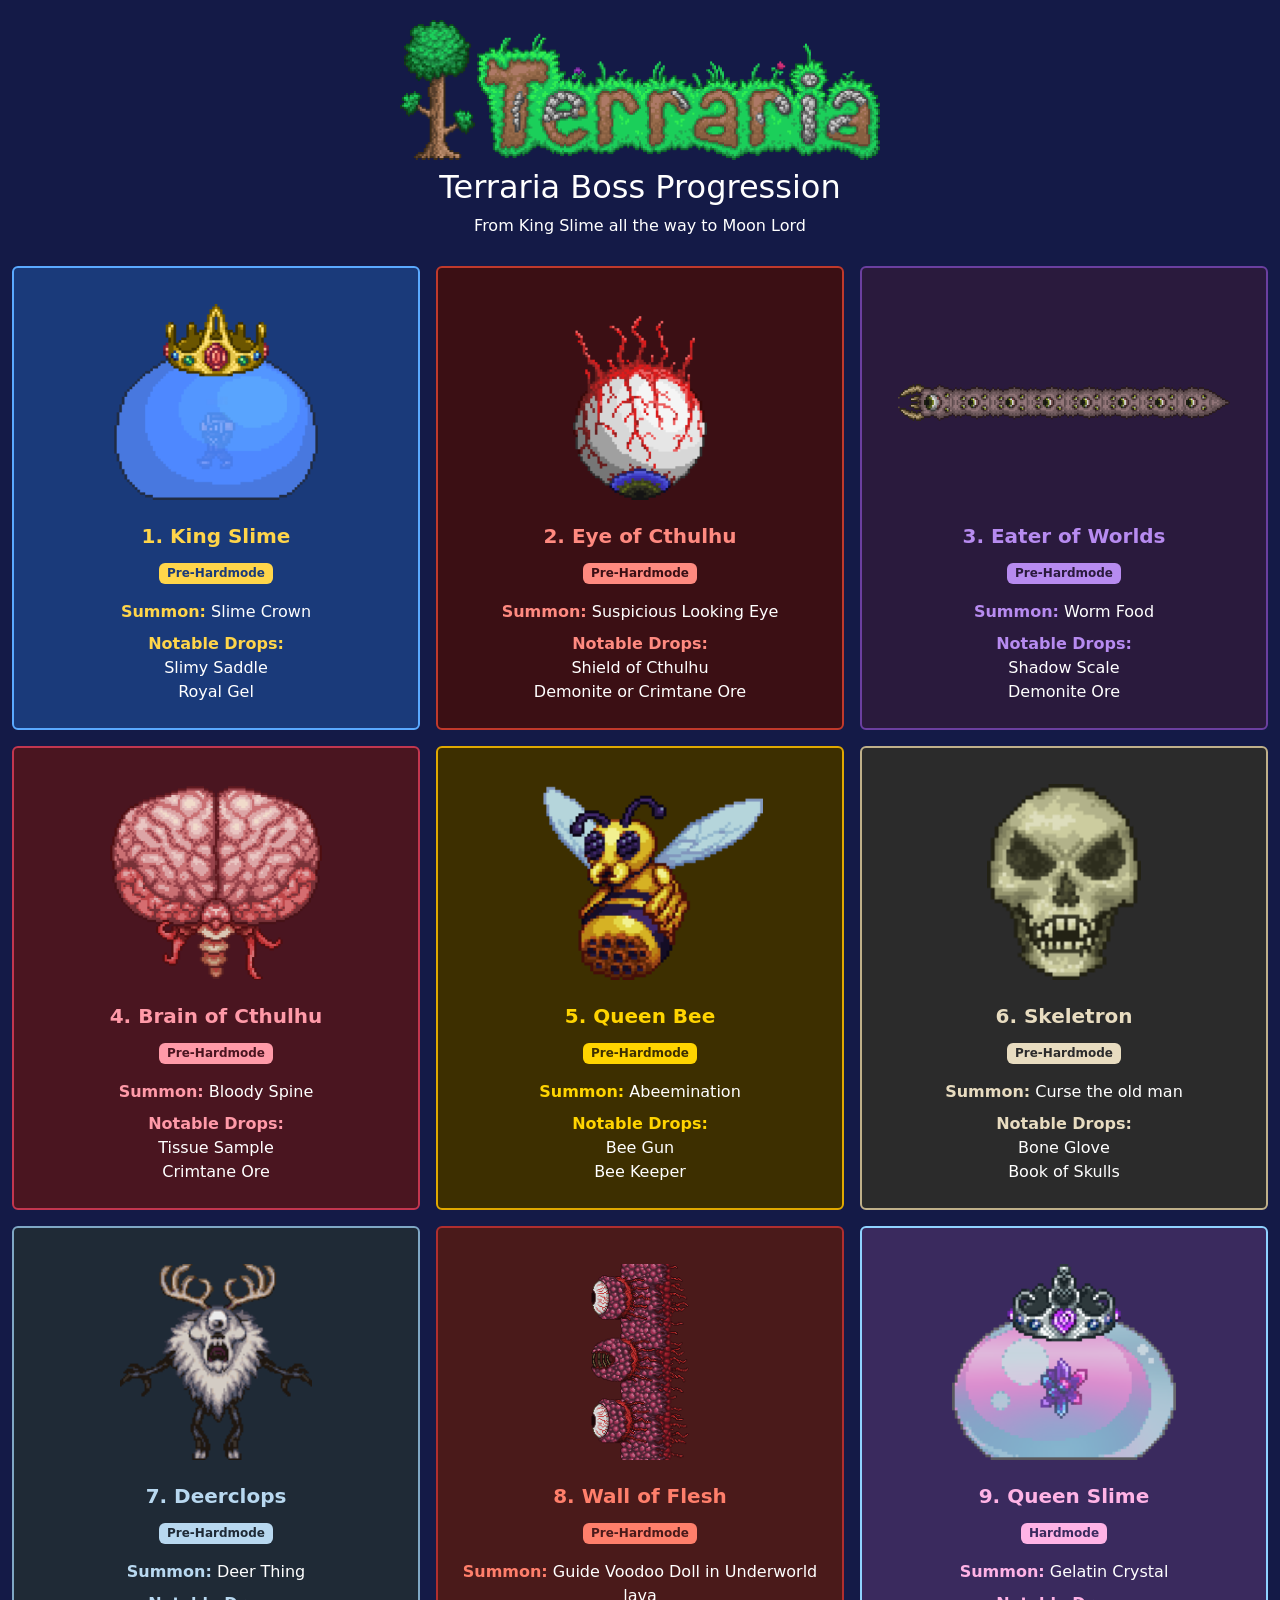
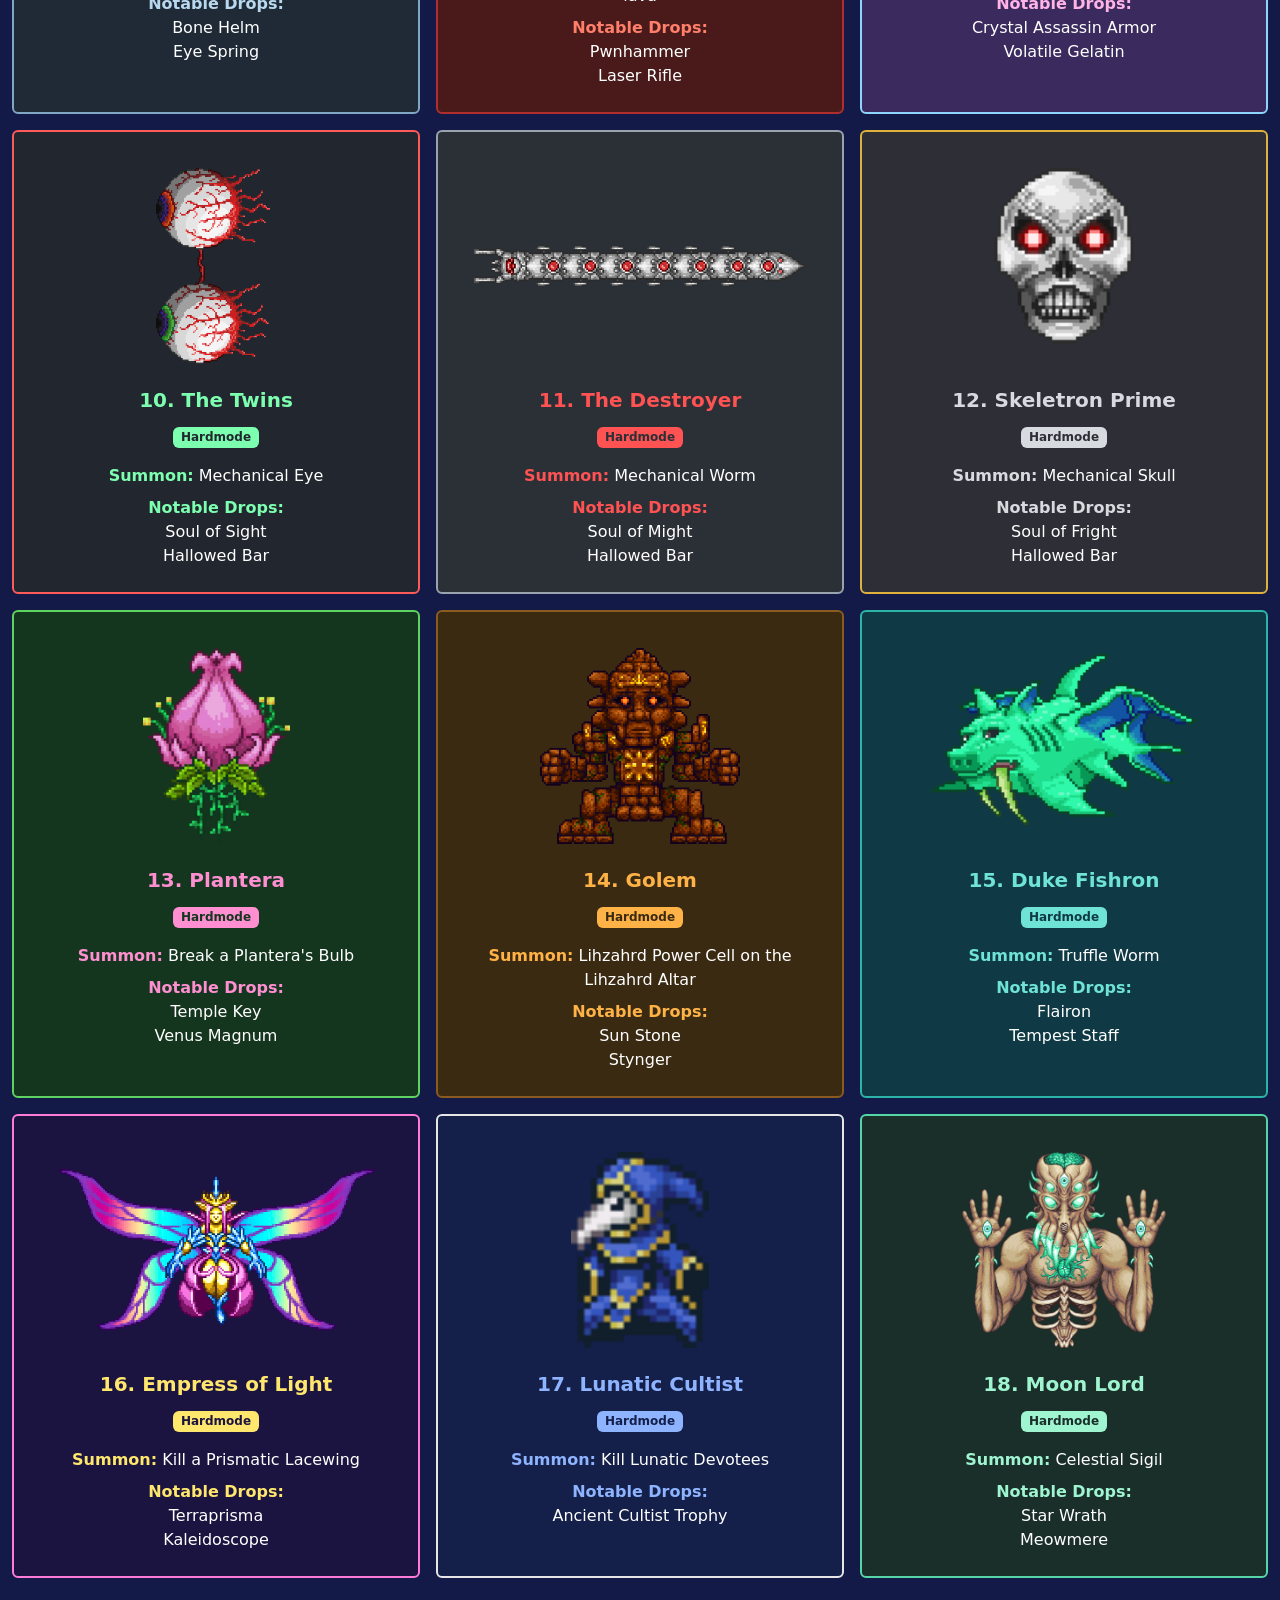
<file: activity2Json/index.html>
<!doctype html>
<html lang="en">

<head>
  <meta charset="utf-8">
  <meta name="viewport" content="width=device-width, initial-scale=1">
  <title>Terraria Bosses</title>
  <link href="https://cdn.jsdelivr.net/npm/bootstrap@5.3.8/dist/css/bootstrap.min.css" rel="stylesheet"
    integrity="sha384-sRIl4kxILFvY47J16cr9ZwB07vP4J8+LH7qKQnuqkuIAvNWLzeN8tE5YBujZqJLB" crossorigin="anonymous">
  <style>
    body {
      background-color: #141a47;
    }

    .logo img {
      max-width: 100%;
      height: 140px;
      object-fit: contain;
    }

    .card {
      min-height: 100px;
      border: 2px solid #2a3480;
      color: white;
      text-align: center;
    }

    .card img {
      width: 100%;
      height: 220px;
      object-fit: contain;
      flex-shrink: 0;
      padding: 12px;
      margin-bottom: 12px;
    }

    .card h5 {
      margin-bottom: 12px;
    }
  </style>
</head>

<body>
  <div class="container-fluid p-3">

    <div class="row">
      <div class="col-12 p-1 logo text-center">
        <img src="assets/images/terraria-logo.webp" class="img-fluid" alt="Terraria">
      </div>
    </div>

    <div class="row">
      <div class="col-12 p-1 text-center text-white">
        <h2>Terraria Boss Progression</h2>
        <p>From King Slime all the way to Moon Lord</p>
      </div>
    </div>

    <div class="row" id="parent">

    </div>

  </div>
  <script src="https://cdn.jsdelivr.net/npm/bootstrap@5.3.8/dist/js/bootstrap.bundle.min.js"
    integrity="sha384-FKyoEForCGlyvwx9Hj09JcYn3nv7wiPVlz7YYwJrWVcXK/BmnVDxM+D2scQbITxI"
    crossorigin="anonymous"></script>

  <script>
    var bosses = [
      {
        id: 1,
        name: "King Slime",
        stage: "Pre-Hardmode",
        summon: "Slime Crown",
        drops: ["Slimy Saddle", "Royal Gel"],
        image: "assets/images/bosses/King_Slime.gif",
        bg: "#1a3a7a",
        color: "#ffd54a",
        border: "#5aa9ff"
      }, {
        id: 2,
        name: "Eye of Cthulhu",
        stage: "Pre-Hardmode",
        summon: "Suspicious Looking Eye",
        drops: ["Shield of Cthulhu", "Demonite or Crimtane Ore"],
        image: "assets/images/bosses/Eye_of_Cthulhu.gif",
        bg: "#3b0f14",
        color: "#ff8a80",
        border: "#c0392b"
      }, {
        id: 3,
        name: "Eater of Worlds",
        stage: "Pre-Hardmode",
        summon: "Worm Food",
        drops: ["Shadow Scale", "Demonite Ore"],
        image: "assets/images/bosses/Eater_of_Worlds.webp",
        bg: "#2a1a3d",
        color: "#b78bf0",
        border: "#6b3fa0"
      }, {
        id: 4,
        name: "Brain of Cthulhu",
        stage: "Pre-Hardmode",
        summon: "Bloody Spine",
        drops: ["Tissue Sample", "Crimtane Ore"],
        image: "assets/images/bosses/Brain_of_Cthulhu.gif",
        bg: "#4a1520",
        color: "#ff9aa8",
        border: "#c2364f"
      }, {
        id: 5,
        name: "Queen Bee",
        stage: "Pre-Hardmode",
        summon: "Abeemination",
        drops: ["Bee Gun", "Bee Keeper"],
        image: "assets/images/bosses/Queen_Bee.gif",
        bg: "#3d2f00",
        color: "#ffd400",
        border: "#e0a800"
      }, {
        id: 6,
        name: "Skeletron",
        stage: "Pre-Hardmode",
        summon: "Curse the old man",
        drops: ["Bone Glove", "Book of Skulls"],
        image: "assets/images/bosses/Skeletron.png",
        bg: "#2b2b2b",
        color: "#e8dcc0",
        border: "#bfb08a"
      }, {
        id: 7,
        name: "Deerclops",
        stage: "Pre-Hardmode",
        summon: "Deer Thing",
        drops: ["Bone Helm", "Eye Spring"],
        image: "assets/images/bosses/Deerclops.gif",
        bg: "#1f2a36",
        color: "#b8d8f0",
        border: "#7fa7c4"
      }, {
        id: 8,
        name: "Wall of Flesh",
        stage: "Pre-Hardmode",
        summon: "Guide Voodoo Doll in Underworld lava",
        drops: ["Pwnhammer", "Laser Rifle"],
        image: "assets/images/bosses/Wall_of_Flesh.gif",
        bg: "#4a1a1a",
        color: "#ff7f6b",
        border: "#b02e2e"
      }, {
        id: 9,
        name: "Queen Slime",
        stage: "Hardmode",
        summon: "Gelatin Crystal",
        drops: ["Crystal Assassin Armor", "Volatile Gelatin"],
        image: "assets/images/bosses/Queen_Slime.webp",
        bg: "#3a2a5e",
        color: "#ffb3e6",
        border: "#8fd3ff"
      }, {
        id: 10,
        name: "The Twins",
        stage: "Hardmode",
        summon: "Mechanical Eye",
        drops: ["Soul of Sight", "Hallowed Bar"],
        image: "assets/images/bosses/Twins.gif",
        bg: "#22262e",
        color: "#7dffb0",
        border: "#ff5a5a"
      }, {
        id: 11,
        name: "The Destroyer",
        stage: "Hardmode",
        summon: "Mechanical Worm",
        drops: ["Soul of Might", "Hallowed Bar"],
        image: "assets/images/bosses/The_Destroyer.webp",
        bg: "#2b2f36",
        color: "#ff5252",
        border: "#9aa3ad"
      }, {
        id: 12,
        name: "Skeletron Prime",
        stage: "Hardmode",
        summon: "Mechanical Skull",
        drops: ["Soul of Fright", "Hallowed Bar"],
        image: "assets/images/bosses/Skeletron_Prime_head.gif",
        bg: "#2e2f36",
        color: "#d7dbe0",
        border: "#e0b13a"
      }, {
        id: 13,
        name: "Plantera",
        stage: "Hardmode",
        summon: "Break a Plantera's Bulb",
        drops: ["Temple Key", "Venus Magnum"],
        image: "assets/images/bosses/Plantera.gif",
        bg: "#14361f",
        color: "#ff8fd0",
        border: "#5fd35f"
      }, {
        id: 14,
        name: "Golem",
        stage: "Hardmode",
        summon: "Lihzahrd Power Cell on the Lihzahrd Altar",
        drops: ["Sun Stone", "Stynger"],
        image: "assets/images/bosses/Golem.webp",
        bg: "#3b2a12",
        color: "#ffb347",
        border: "#8a5a1f"
      }, {
        id: 15,
        name: "Duke Fishron",
        stage: "Hardmode",
        summon: "Truffle Worm",
        drops: ["Flairon", "Tempest Staff"],
        image: "assets/images/bosses/Duke_Fishron.gif",
        bg: "#0f3a45",
        color: "#6fe3d6",
        border: "#2bb5a8"
      }, {
        id: 16,
        name: "Empress of Light",
        stage: "Hardmode",
        summon: "Kill a Prismatic Lacewing",
        drops: ["Terraprisma", "Kaleidoscope"],
        image: "assets/images/bosses/Empress_of_Light.gif",
        bg: "#1b1440",
        color: "#ffe66d",
        border: "#ff7ad9"
      }, {
        id: 17,
        name: "Lunatic Cultist",
        stage: "Hardmode",
        summon: "Kill Lunatic Devotees",
        drops: ["Ancient Cultist Trophy"],
        image: "assets/images/bosses/Lunatic_Cultist.gif",
        bg: "#14204a",
        color: "#8fb4ff",
        border: "#e6e6e6"
      }, {
        id: 18,
        name: "Moon Lord",
        stage: "Hardmode",
        summon: "Celestial Sigil",
        drops: ["Star Wrath", "Meowmere"],
        image: "assets/images/bosses/Moon_Lord.gif",
        bg: "#1a2e2a",
        color: "#9ff5d0",
        border: "#55d6a8"
      }
    ]

    var parent = document.getElementById("parent");

    for (var i = 0; i < bosses.length; i++) {

      var dropList = "";
      for (var j = 0; j < bosses[i].drops.length; j++) {
        dropList += `<li>` + bosses[i].drops[j] + `</li>`;
      }

      parent.innerHTML += `
        <div class="col-12 col-sm-6 col-lg-4 p-2">
          <div class="card p-4 h-100" style="background-color: ` + bosses[i].bg + `; border-color: ` + bosses[i].border + `;">
            <img src="` + bosses[i].image + `" class="img-fluid" alt="` + bosses[i].name + `">
            <h5 class="fw-bold" style="color: ` + bosses[i].color + `;">` + bosses[i].id + ". " + bosses[i].name + `</h5>
            <p class="mb-3"><span class="badge" style="background-color: ` + bosses[i].color + `; color: ` + bosses[i].bg + `;">` + bosses[i].stage + `</span></p>
            <p class="mb-2"><strong style="color: ` + bosses[i].color + `;">Summon:</strong> ` + bosses[i].summon + `</p>
            <strong style="color: ` + bosses[i].color + `;">Notable Drops:</strong>
            <ul class="list-unstyled mb-0">` + dropList + `</ul>
          </div>
        </div>
      `;
    }
  </script>

</body>

</html>
</file>
